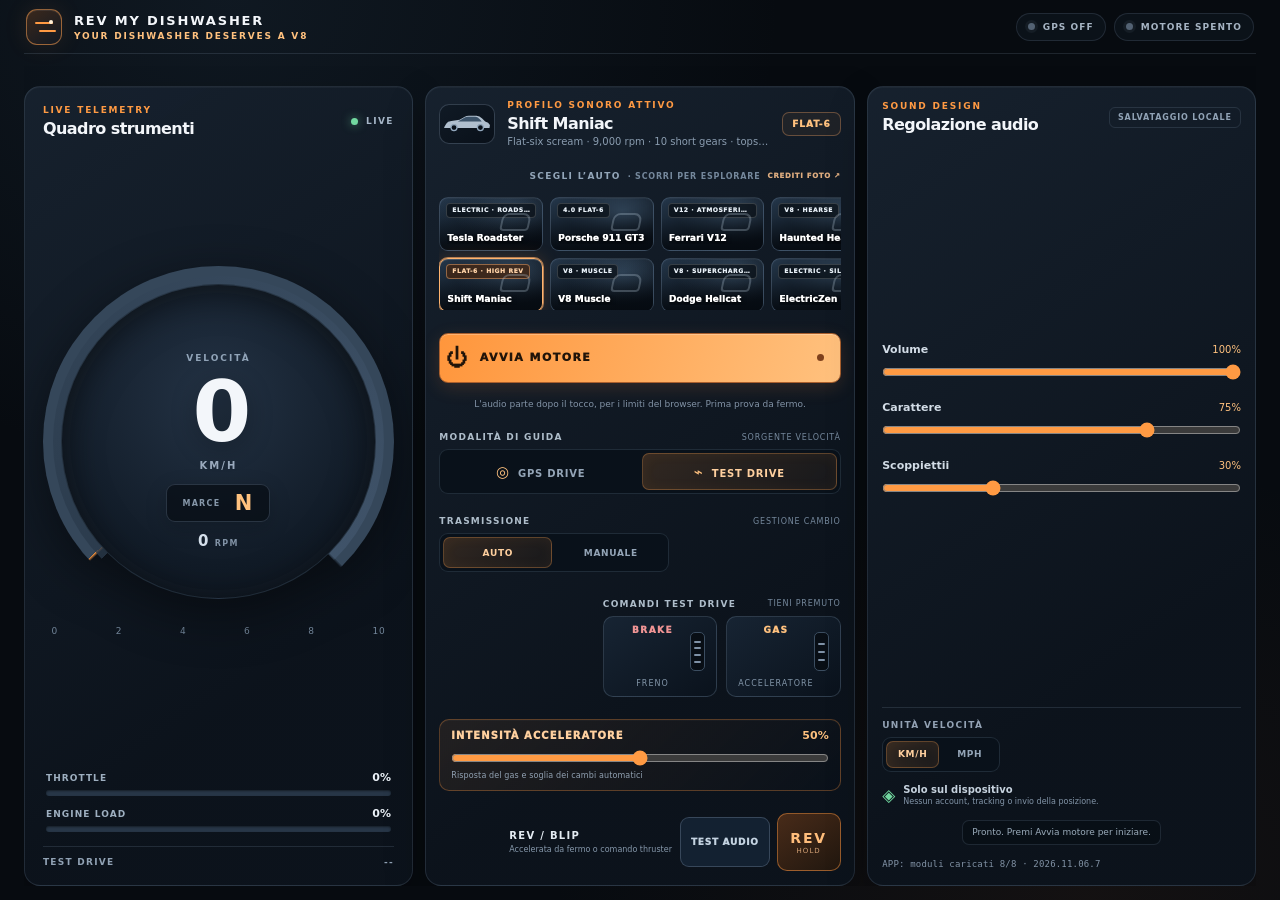
<file: index.html>
<!doctype html>
<html lang="it">
<head>
  <meta charset="utf-8">
  <meta name="viewport" content="width=device-width, initial-scale=1, viewport-fit=cover">
  <meta name="theme-color" content="#080b10">
  <meta name="color-scheme" content="dark">
  <meta name="description" content="Rev My Dishwasher — Your dishwasher deserves a V8.">
  <title>Rev My Dishwasher</title>
  <link rel="icon" href="icon.svg" type="image/svg+xml">
  <link rel="stylesheet" href="styles.css">
  <link rel="stylesheet" href="cockpit.css?v=20261105-visual-2">
</head>
<body>
  <div class="app-shell">
    <header class="topbar">
      <a class="brand" href="#top" aria-label="Rev My Dishwasher">
        <span class="brand-mark" aria-hidden="true"><i></i><b></b></span>
        <span class="brand-copy"><strong>REV MY DISHWASHER</strong><small>YOUR DISHWASHER DESERVES A V8</small></span>
      </a>
      <div class="top-status">
        <span class="status-chip" id="gpsStatus"><i></i><span>GPS OFF</span></span>
        <span class="status-chip" id="audioStatus"><i></i><span>MOTORE SPENTO</span></span>
      </div>
    </header>

    <main id="top" class="dashboard">
      <section class="panel instrument-panel">
        <div class="panel-head">
          <div><p class="eyebrow">LIVE TELEMETRY</p><h1>Quadro strumenti</h1></div>
          <span class="live-mark"><i></i> LIVE</span>
        </div>

        <div class="instrument-stage">
          <div class="rpm-dial" id="rpmDial" style="--rpm-progress:0deg">
            <div class="dial-inner">
              <span class="dial-caption">VELOCITÀ</span>
              <strong class="speed-value" id="speedValue">0</strong>
              <span class="speed-unit" id="speedUnit">km/h</span>
              <div class="gear-box"><small>MARCE</small><strong id="gearValue">N</strong></div>
            </div>
            <div class="rpm-readout"><strong id="rpmValue">0</strong><span>RPM</span></div>
          </div>
          <div class="dial-scale"><span>0</span><span>2</span><span>4</span><span>6</span><span>8</span><span>10</span></div>
        </div>

        <div class="telemetry-bars">
          <div class="meter-row"><div><span>THROTTLE</span><b id="throttleText">0%</b></div><div class="meter-track"><i id="throttleMeter"></i></div></div>
          <div class="meter-row"><div><span>ENGINE LOAD</span><b id="loadText">0%</b></div><div class="meter-track load"><i id="loadMeter"></i></div></div>
        </div>
        <div class="instrument-foot"><span id="driveState">IN ATTESA</span><span id="gpsAccuracy">--</span></div>
      </section>

      <section class="panel control-panel">
        <div class="car-head">
          <div class="car-glyph" aria-hidden="true"><svg viewBox="0 0 120 42"><path d="M7 29 12 20q3-5 12-6l19-3 12-7q4-2 9-2h18q7 0 13 6l7 7q8 2 11 8l-1 7H8z"/><path class="glass" d="m46 11 10-6q2-1 6-1h17q5 0 10 5l5 6H39z"/><circle cx="30" cy="29" r="7"/><circle cx="91" cy="29" r="7"/></svg></div>
          <div class="car-title"><p class="eyebrow">PROFILO SONORO ATTIVO</p><h2 id="carName">Shift Maniac</h2><p id="carTagline">Flat-six scream · 9,000 rpm</p></div>
          <span class="engine-badge" id="engineBadge">FLAT-6</span>
        </div>

        <div class="field-label car-picker-label" id="carPickerLabel">SCEGLI L’AUTO <span>· SCORRI PER ESPLORARE</span><a class="photo-credits-link" href="photo-credits.html">CREDITI FOTO ↗</a></div>
        <div id="carGallery" class="car-gallery" role="group" aria-labelledby="carPickerLabel" aria-label="Galleria dei profili auto"></div>
        <select id="carSelect" class="car-select" hidden aria-hidden="true" tabindex="-1"></select>

        <button class="start-button" id="startButton" type="button">
          <span class="power-symbol">⏻</span><span id="startLabel">AVVIA MOTORE</span><i class="start-led"></i>
        </button>
        <p class="start-note" id="startNote">L'audio parte dopo il tocco, per i limiti del browser. Prima prova da fermo.</p>

        <div class="section-block">
          <div class="section-heading"><span>MODALITÀ DI GUIDA</span><small>SORGENTE VELOCITÀ</small></div>
          <div class="segmented" role="group" aria-label="Modalità di guida">
            <button type="button" data-mode="gps" aria-pressed="false"><span>◎</span> GPS DRIVE</button>
            <button type="button" data-mode="test" class="active" aria-pressed="true"><span>⌁</span> TEST DRIVE</button>
          </div>
        </div>

        <div class="section-block gearbox-block">
          <div class="section-heading"><span>TRASMISSIONE</span><small>GESTIONE CAMBIO</small></div>
          <div class="gearbox-row">
            <div class="segmented compact" role="group" aria-label="Tipo cambio">
              <button id="autoButton" class="active" type="button" aria-pressed="true">AUTO</button>
              <button id="manualButton" type="button" aria-pressed="false">MANUALE</button>
            </div>
            <div class="manual-gears" id="manualGears" hidden>
              <button id="downGear" type="button" aria-label="Scala marcia">−</button>
              <strong id="manualGearLabel">1</strong>
              <button id="upGear" type="button" aria-label="Aumenta marcia">+</button>
            </div>
          </div>
        </div>

        <div class="pedal-block" id="testControls">
          <div class="section-heading"><span>COMANDI TEST DRIVE</span><small>TIENI PREMUTO</small></div>
          <div class="pedal-row">
            <button class="pedal brake" id="brakePedal" type="button"><span class="pedal-kicker">BRAKE</span><span class="pedal-face"><i></i><i></i><i></i><i></i></span><small>FRENO</small></button>
            <button class="pedal gas" id="gasPedal" type="button"><span class="pedal-kicker">GAS</span><span class="pedal-face"><i></i><i></i><i></i></span><small>ACCELERATORE</small></button>
          </div>
        </div>

        <div class="accelerator-intensity">
          <label class="intensity-control">
            <span><b>INTENSITÀ ACCELERATORE</b><output id="intensityValue">55%</output></span>
            <input id="intensitySlider" type="range" min="0" max="100" value="55">
            <small>Risposta del gas e soglia dei cambi automatici</small>
          </label>
        </div>

        <div class="rev-row">
          <div><b>REV / BLIP</b><small>Accelerata da fermo o comando thruster</small></div>
          <div class="rev-actions"><button class="test-audio" id="soundTestButton" type="button">TEST AUDIO</button><button class="rev-button" id="revButton" type="button"><b>REV</b><small>HOLD</small></button></div>
        </div>
      </section>

      <section class="panel tuning-panel">
        <div class="panel-head"><div><p class="eyebrow">SOUND DESIGN</p><h2>Regolazione audio</h2></div><span class="local-tag">SALVATAGGIO LOCALE</span></div>
        <div class="slider-list">
          <label class="slider-control"><span><b>Volume</b><output id="volumeValue">70%</output></span><input id="volumeSlider" type="range" min="0" max="100" value="70"></label>
          <label class="slider-control"><span><b>Carattere</b><output id="characterValue">65%</output></span><input id="characterSlider" type="range" min="0" max="100" value="65"></label>
          <label class="slider-control"><span><b>Scoppiettii</b><output id="crackleValue">25%</output></span><input id="crackleSlider" type="range" min="0" max="100" value="25"></label>
        </div>
        <div class="bottom-controls">
          <div><span class="field-label">UNITÀ VELOCITÀ</span><div class="segmented compact units"><button id="kmhButton" class="active" type="button">KM/H</button><button id="mphButton" type="button">MPH</button></div></div>
          <div class="privacy-note"><span class="privacy-icon">◈</span><span><b>Solo sul dispositivo</b><small>Nessun account, tracking o invio della posizione.</small></span></div>
        </div>
        <div class="notice" id="notice" role="status">Pronto. Premi Avvia motore per iniziare.</div>
        <p id="runtimeStatus" role="status" style="margin:8px 0 0;color:#8793a3;font:11px/1.4 ui-monospace,monospace;letter-spacing:.02em;overflow-wrap:anywhere">APP: caricamento moduli…</p>
      </section>

      <section class="footer-panel">
        <div><p class="eyebrow">REV MY DISHWASHER · PERSONAL BUILD</p><h2>Your dishwasher deserves a V8.</h2><p>Il suono viene generato in tempo reale nel browser. GPS, cambio e parametri audio restano sul dispositivo.</p></div>
        <div class="footer-flags"><span><i></i> Audio locale</span><span><i></i> Nessun paywall</span><span><i></i> Accesso privato</span></div>
      </section>
    </main>

    <footer class="page-footer"><span>REV MY DISHWASHER</span><span>Non coprire sirene, clacson, avvisi o altri suoni di sicurezza. Usa a volume moderato. · <a href="photo-credits.html">Crediti fotografie</a></span></footer>
  </div>

  <script>
    (function () {
      var boot = window.__RMD_BOOT = { version: '2026.11.06.7', loaded: [], errors: [], ready: false };
      function show(message) {
        var box = document.getElementById('notice');
        var status = document.getElementById('runtimeStatus');
        if (box) { box.className = 'notice error'; box.textContent = message; }
        if (status) status.textContent = 'APP: ERRORE · ' + message;
      }
      window.__RMD_SCRIPT_LOADED = function (name) {
        boot.loaded.push(name);
        var status = document.getElementById('runtimeStatus');
        if (status) status.textContent = 'APP: moduli caricati ' + boot.loaded.length + '/8 · ' + boot.version;
      };
      window.__RMD_SCRIPT_FAILED = function (name) {
        var message = 'Impossibile caricare ' + name + '.';
        boot.errors.push(message); show(message);
      };
      window.addEventListener('error', function (event) {
        var message = event && event.message ? event.message : 'Errore JavaScript non identificato';
        if (event && event.filename) message += ' (' + event.filename.split('/').pop() + ':' + (event.lineno || '?') + ')';
        boot.errors.push(message); show('Errore JavaScript: ' + message);
      });
      window.addEventListener('unhandledrejection', function (event) {
        var reason = event && event.reason;
        var message = reason && reason.message ? reason.message : String(reason || 'Promise rifiutata');
        boot.errors.push(message); show('Errore audio/app: ' + message);
      });
      setTimeout(function () {
        if (!boot.ready && !boot.errors.length) show('App non inizializzata. Moduli: ' + boot.loaded.join(', '));
      }, 2500);
    })();
  </script>
  <script src="js/engine-dsp.js?v=20261105-1" onload="__RMD_SCRIPT_LOADED('engine-dsp.js')" onerror="__RMD_SCRIPT_FAILED('engine-dsp.js')"></script>
  <script src="js/cars.js?v=20261105-1" onload="__RMD_SCRIPT_LOADED('cars.js')" onerror="__RMD_SCRIPT_FAILED('cars.js')"></script>
  <script src="js/audio.js?v=20261105-1" onload="__RMD_SCRIPT_LOADED('audio.js')" onerror="__RMD_SCRIPT_FAILED('audio.js')"></script>
  <script src="js/gps.js?v=20261105-1" onload="__RMD_SCRIPT_LOADED('gps.js')" onerror="__RMD_SCRIPT_FAILED('gps.js')"></script>
  <script src="js/vehicle.js?v=20261106-teslasound-original-1" onload="__RMD_SCRIPT_LOADED('vehicle.js')" onerror="__RMD_SCRIPT_FAILED('vehicle.js')"></script>
  <script src="js/vehicle-compat.js?v=20261106-1" onload="__RMD_SCRIPT_LOADED('vehicle-compat.js')" onerror="__RMD_SCRIPT_FAILED('vehicle-compat.js')"></script>
  <script src="js/car-photos.js?v=20261106-photo-gallery-1" onload="__RMD_SCRIPT_LOADED('car-photos.js')" onerror="__RMD_SCRIPT_FAILED('car-photos.js')"></script>
  <script src="js/main.js?v=20261106-car-gallery-1" onload="__RMD_SCRIPT_LOADED('main.js')" onerror="__RMD_SCRIPT_FAILED('main.js')"></script>
</body>
</html>
</file>
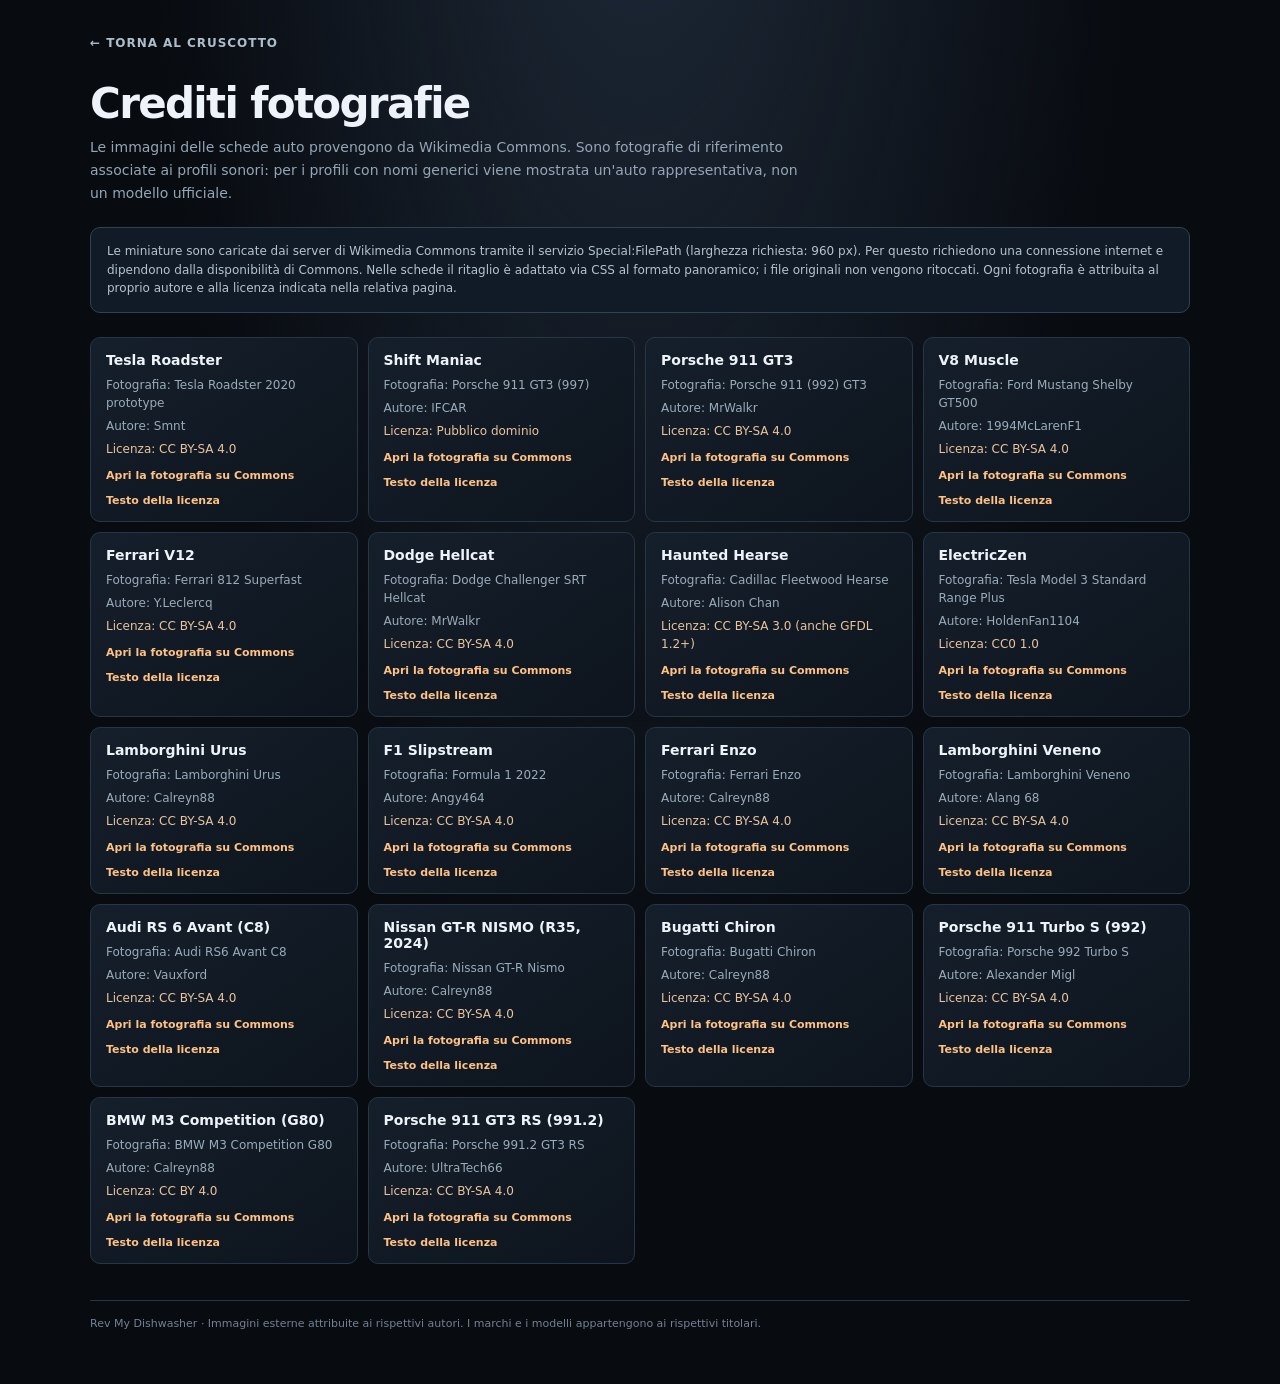
<file: photo-credits.html>
<!doctype html>
<html lang="it">
<head>
<meta charset="utf-8">
<meta name="viewport" content="width=device-width,initial-scale=1">
<meta name="theme-color" content="#080b10">
<title>Crediti fotografie — Rev My Dishwasher</title>
<style>
:root{color-scheme:dark;font-family:Inter,system-ui,-apple-system,BlinkMacSystemFont,"Segoe UI",sans-serif;background:#080b10;color:#edf3f8}
*{box-sizing:border-box}body{margin:0;background:radial-gradient(ellipse at 50% -20%,#1e2a39,transparent 55%),#080b10}
main{width:min(1100px,100% - 32px);margin:0 auto;padding:32px 0 54px}
a{color:#ffc184;text-decoration:none}a:hover{text-decoration:underline}
.back{display:inline-flex;align-items:center;gap:8px;color:#aebdcb;font-size:12px;font-weight:800;letter-spacing:.08em}
h1{margin:28px 0 8px;font-size:clamp(26px,4vw,42px);letter-spacing:-.04em}
.lead{max-width:720px;color:#94a5b6;font-size:14px;line-height:1.65}
.note{margin:22px 0;padding:14px 16px;border:1px solid #334252;border-radius:10px;background:#111b27;color:#b5c3d0;font-size:12px;line-height:1.55}
.grid{display:grid;grid-template-columns:repeat(auto-fit,minmax(250px,1fr));gap:10px;margin-top:24px}
article{padding:14px 15px;border:1px solid #263646;border-radius:10px;background:linear-gradient(145deg,#151f2b,#0d141d)}
h2{margin:0 0 8px;font-size:14px}
p{margin:5px 0;color:#9aabba;font-size:12px;line-height:1.5}
.source{display:flex;flex-wrap:wrap;gap:12px;margin-top:11px;font-size:11px;font-weight:800}
.license{color:#e8c49e}
footer{margin-top:36px;padding-top:16px;border-top:1px solid #263646;color:#718296;font-size:11px}
</style>
</head>
<body>
<main>
<a class="back" href="./">← TORNA AL CRUSCOTTO</a>
<h1>Crediti fotografie</h1>
<p class="lead">Le immagini delle schede auto provengono da Wikimedia Commons. Sono fotografie di riferimento associate ai profili sonori: per i profili con nomi generici viene mostrata un'auto rappresentativa, non un modello ufficiale.</p>
<div class="note">Le miniature sono caricate dai server di Wikimedia Commons tramite il servizio Special:FilePath (larghezza richiesta: 960 px). Per questo richiedono una connessione internet e dipendono dalla disponibilità di Commons. Nelle schede il ritaglio è adattato via CSS al formato panoramico; i file originali non vengono ritoccati. Ogni fotografia è attribuita al proprio autore e alla licenza indicata nella relativa pagina.</div>
<section id="credits" class="grid" aria-live="polite"></section>
<footer>Rev My Dishwasher · Immagini esterne attribuite ai rispettivi autori. I marchi e i modelli appartengono ai rispettivi titolari.</footer>
</main>
<script src="js/cars.js"></script>
<script src="js/car-photos.js"></script>
<script>
(function(){
  var host=document.getElementById('credits');
  var cars=window.MOTORSOUND_CARS||[];
  var photos=window.RMD_CAR_PHOTOS||{};
  cars.filter(function(c){return photos[c.id];}).forEach(function(c){
    var p=photos[c.id],card=document.createElement('article');
    var title=document.createElement('h2');title.textContent=c.name;card.appendChild(title);
    var caption=document.createElement('p');caption.textContent='Fotografia: '+p.caption;card.appendChild(caption);
    var author=document.createElement('p');author.textContent='Autore: '+p.author;card.appendChild(author);
    var license=document.createElement('p');license.className='license';license.textContent='Licenza: '+p.license;card.appendChild(license);
    var links=document.createElement('div');links.className='source';
    var src=document.createElement('a');src.href=p.source;src.target='_blank';src.rel='noopener noreferrer';src.textContent='Apri la fotografia su Commons';links.appendChild(src);
    var lic=document.createElement('a');lic.href=p.licenseUrl;lic.target='_blank';lic.rel='noopener noreferrer';lic.textContent='Testo della licenza';links.appendChild(lic);
    card.appendChild(links);host.appendChild(card);
  });
})();
</script>
</body>
</html>
</file>
<file: styles.css>
:root{color-scheme:dark;--bg:#080b10;--panel:#111720;--panel2:#0d131b;--line:#253140;--muted:#8391a2;--text:#f2f5f8;--amber:#ff9b3d;--amber2:#ffbd71;--green:#72d8a0;--red:#ff6262;font-family:Inter,ui-sans-serif,system-ui,-apple-system,BlinkMacSystemFont,"Segoe UI",sans-serif}*{box-sizing:border-box}html{min-height:100%;background:var(--bg)}body{margin:0;min-height:100vh;color:var(--text);background:radial-gradient(ellipse at 50% -18%,#1b2634 0,transparent 54%),var(--bg);font-size:15px}.app-shell{width:min(1440px,100%);margin:0 auto;padding:0 30px 22px}.topbar{height:80px;display:flex;align-items:center;justify-content:space-between;border-bottom:1px solid rgba(128,148,170,.18);gap:18px}.brand{display:flex;align-items:center;gap:12px;text-decoration:none;color:inherit}.brand-mark{position:relative;width:36px;height:36px;border:1px solid #a65f2c;border-radius:11px;display:block;background:linear-gradient(145deg,#352216,#10151c);box-shadow:0 0 24px #ff963b1c}.brand-mark:before,.brand-mark:after{content:"";position:absolute;left:8px;right:8px;height:2px;background:var(--amber);border-radius:3px}.brand-mark:before{top:12px}.brand-mark:after{top:20px;left:12px;right:5px}.brand-mark i{position:absolute;width:4px;height:4px;border-radius:50%;background:#fff0d7;right:8px;top:10px}.brand-mark b{display:none}.brand-copy{display:flex;flex-direction:column;gap:3px}.brand-copy strong{font-size:14px;letter-spacing:.12em}.brand-copy small{font-size:9px;letter-spacing:.22em;color:var(--amber2);font-weight:700}.top-status{display:flex;gap:8px}.status-chip{display:inline-flex;align-items:center;gap:8px;padding:8px 11px;border:1px solid var(--line);border-radius:6px;background:#0d131b;color:#9aa8b7;font-size:9px;font-weight:800;letter-spacing:.12em}.status-chip i,.live-mark i{width:7px;height:7px;border-radius:50%;background:#556272;box-shadow:0 0 0 3px #5562721b}.status-chip.ok i{background:var(--green);box-shadow:0 0 8px #72d8a0a3}.status-chip.active i{background:var(--amber);box-shadow:0 0 8px #ff9b3da3}.dashboard{display:grid;grid-template-columns:minmax(330px,.88fr) minmax(450px,1.12fr);gap:18px;padding-top:20px}.panel{border:1px solid var(--line);border-radius:12px;background:linear-gradient(155deg,#151e29,#0f151d 70%);box-shadow:0 14px 44px #00000024}.instrument-panel{padding:22px 24px 18px;grid-row:span 2;min-height:610px;display:flex;flex-direction:column}.panel-head{display:flex;align-items:center;justify-content:space-between;gap:12px}.eyebrow{margin:0 0 5px;color:var(--amber);font-size:9px;font-weight:800;letter-spacing:.2em}.panel h1,.panel h2{margin:0;font-size:20px;letter-spacing:-.025em}.live-mark{display:flex;align-items:center;gap:7px;color:#9daebe;font-size:9px;font-weight:800;letter-spacing:.15em}.live-mark i{background:var(--green);box-shadow:0 0 9px #72d8a0}.instrument-stage{flex:1;display:flex;flex-direction:column;align-items:center;justify-content:center;min-height:390px;padding:18px 0 10px}.rpm-dial{--rpm-progress:0deg;position:relative;width:min(100%,350px);aspect-ratio:1;border-radius:50%;display:grid;place-items:center;background:conic-gradient(from 225deg,transparent 0deg,transparent 2deg,var(--amber) 3deg,var(--amber) var(--rpm-progress),#354253 var(--rpm-progress),#354253 270deg,transparent 271deg,transparent 360deg);filter:drop-shadow(0 12px 22px #0008)}.rpm-dial:before{content:"";position:absolute;inset:10px;border-radius:50%;background:conic-gradient(from 225deg,#242f3d 0deg,#3a495c 270deg,transparent 271deg);opacity:.8}.rpm-dial:after{content:"";position:absolute;inset:18px;border:1px solid #71819721;border-radius:50%;background:radial-gradient(circle at 48% 40%,#202b38 0,#0c121a 67%);box-shadow:inset 0 5px 30px #0008}.dial-inner{position:relative;z-index:1;display:flex;flex-direction:column;align-items:center;justify-content:center;margin-top:-8px}.dial-caption{font-size:9px;font-weight:800;letter-spacing:.2em;color:#8493a4}.speed-value{font-size:clamp(68px,7vw,94px);font-weight:750;line-height:1;letter-spacing:-.07em;font-variant-numeric:tabular-nums;margin:8px 0 0}.speed-unit{font-size:11px;letter-spacing:.17em;text-transform:uppercase;color:#8f9dae;margin-top:4px}.gear-box{display:flex;align-items:center;gap:12px;margin-top:19px;padding:7px 14px;border:1px solid #405063;background:#0a1018;border-radius:7px}.gear-box small{font-size:8px;color:#8492a3;letter-spacing:.15em}.gear-box strong{font-size:21px;color:var(--amber2);min-width:20px;text-align:center}.rpm-readout{position:absolute;z-index:2;bottom:20%;display:flex;align-items:baseline;gap:5px}.rpm-readout strong{font-size:14px;font-variant-numeric:tabular-nums;color:#b4c1d0}.rpm-readout span{font-size:8px;letter-spacing:.14em;color:#778596}.dial-scale{width:100%;max-width:350px;display:flex;justify-content:space-between;padding:0 9px;color:#738396;font-size:9px;letter-spacing:.08em;margin-top:10px}.telemetry-bars{display:grid;gap:17px;padding:10px 3px 20px}.meter-row>div:first-child{display:flex;align-items:center;justify-content:space-between;margin-bottom:8px}.meter-row span{font-size:9px;color:#9aa7b7;font-weight:800;letter-spacing:.12em}.meter-row b{font-size:11px;font-variant-numeric:tabular-nums;color:#e3e9f0}.meter-track{height:6px;border-radius:20px;background:#263241;overflow:hidden}.meter-track i{display:block;width:0;height:100%;border-radius:20px;background:linear-gradient(90deg,#d76f27,#ffba70);transition:width .12s linear}.meter-track.load i{background:linear-gradient(90deg,#477b9f,#74c7e6)}.instrument-foot{display:flex;justify-content:space-between;padding-top:13px;border-top:1px solid #273241;color:#8a99aa;font-size:9px;font-weight:800;letter-spacing:.13em}.control-panel{padding:21px 23px 18px}.car-head{display:flex;align-items:center;gap:13px;margin-bottom:17px}.car-glyph{width:72px;height:51px;display:grid;place-items:center;border:1px solid #303d4d;border-radius:8px;background:#0a1018;flex:none}.car-glyph svg{width:65px;fill:#9ba9b8}.car-glyph .glass{fill:#34485b}.car-glyph circle{fill:#0a1018;stroke:#7b8b9d;stroke-width:3}.car-title{min-width:0;flex:1}.car-title h2{font-size:20px;white-space:nowrap;overflow:hidden;text-overflow:ellipsis}.car-title>p:last-child{margin:4px 0 0;color:#8392a3;font-size:11px;white-space:nowrap;overflow:hidden;text-overflow:ellipsis}.engine-badge{padding:6px 8px;border:1px solid #65472f;border-radius:5px;color:var(--amber2);font-size:9px;font-weight:900;letter-spacing:.1em}.field-label{display:block;margin:0 0 7px;color:#93a2b4;font-size:9px;font-weight:800;letter-spacing:.15em}.car-select{appearance:none;width:100%;height:42px;padding:0 38px 0 12px;border:1px solid #344355;border-radius:6px;color:#e7edf4;background:#0c131c url("data:image/svg+xml,%3Csvg xmlns='http://www.w3.org/2000/svg' width='12' height='12' viewBox='0 0 12 12'%3E%3Cpath d='m2 4 4 4 4-4' fill='none' stroke='%23aab6c5' stroke-width='1.4'/%3E%3C/svg%3E") no-repeat right 14px center;font:inherit;font-size:13px}.start-button{width:100%;height:52px;margin-top:13px;display:flex;align-items:center;justify-content:center;gap:11px;border:1px solid #a95f2d;border-radius:7px;color:#20140b;background:linear-gradient(100deg,#ff9a3d,#ffc17e);font-size:12px;font-weight:950;letter-spacing:.14em;box-shadow:0 5px 20px #f68f3b1f;cursor:pointer;transition:filter .15s,transform .15s}.start-button:hover{filter:brightness(1.07)}.start-button:active{transform:translateY(1px)}.start-button.running{border-color:#438a66;background:linear-gradient(100deg,#55b982,#a1e4b9);color:#071b10}.power-symbol{font-size:21px;line-height:1;font-weight:400}.start-led{width:7px;height:7px;background:#7e401c;border-radius:50%;margin-left:auto;margin-right:14px}.start-button.running .start-led{background:#0b4b29;box-shadow:0 0 8px #135d32}.start-note{min-height:22px;margin:7px 0 14px;color:#778799;font-size:10px;line-height:1.4}.section-block{padding:12px 0;border-top:1px solid #293442}.section-heading{display:flex;align-items:center;justify-content:space-between;gap:10px;margin-bottom:9px}.section-heading span{font-size:9px;font-weight:850;letter-spacing:.15em;color:#aab5c2}.section-heading small{font-size:8px;letter-spacing:.1em;color:#6e7d8e}.segmented{display:flex;gap:5px;padding:4px;background:#090f16;border:1px solid #283444;border-radius:7px}.segmented button{flex:1;min-height:35px;border:1px solid transparent;border-radius:5px;background:transparent;color:#8e9cac;font-size:10px;font-weight:850;letter-spacing:.08em;cursor:pointer}.segmented button span{font-size:15px;margin-right:5px;color:var(--amber2)}.segmented button.active{border-color:#5a412d;background:linear-gradient(130deg,#2b2119,#181c22);color:#ffc17e;box-shadow:inset 0 0 12px #ff9b3d0e}.gearbox-block{padding-bottom:10px}.gearbox-row{display:flex;align-items:center;gap:10px}.compact{max-width:230px;flex:1}.compact button{min-height:29px;font-size:9px}.manual-gears{display:flex;align-items:center;gap:7px}.manual-gears button{width:30px;height:30px;border-radius:5px;border:1px solid #364659;background:#121d29;color:#f5ad63;font-size:18px;cursor:pointer}.manual-gears strong{min-width:16px;text-align:center;color:#ecf1f6}.pedal-block{border-top:1px solid #293442;padding-top:12px}.pedal-row{display:grid;grid-template-columns:1fr 1fr;gap:12px}.pedal{height:78px;display:grid;grid-template-columns:1fr auto;grid-template-rows:auto 1fr auto;align-items:center;padding:8px 12px;border:1px solid #394758;border-radius:6px;background:linear-gradient(145deg,#141e29,#0a1018);color:#b2becc;touch-action:none;user-select:none;cursor:pointer}.pedal-kicker{font-size:8px;letter-spacing:.16em;font-weight:900}.pedal-face{grid-column:2;grid-row:1 / span 2;width:15px;height:41px;display:flex;justify-content:space-evenly;align-items:center;flex-direction:column;border-radius:4px;background:#0a0f15;border:1px solid #384656;padding:3px}.pedal-face i{width:7px;height:2px;border-radius:3px;background:#718196}.pedal small{grid-row:3;font-size:8px;color:#778899;letter-spacing:.13em}.pedal.gas .pedal-kicker{color:var(--amber2)}.pedal.gas.active{border-color:#d17c3b;box-shadow:inset 0 0 18px #ff9b3d1d}.pedal.brake .pedal-kicker{color:#ed8686}.pedal.brake.active{border-color:#b85c5c;box-shadow:inset 0 0 18px #ff62621a}.rev-row{display:flex;align-items:center;justify-content:space-between;gap:10px;padding-top:13px;margin-top:12px;border-top:1px solid #293442}.rev-row>div:first-child{display:flex;flex-direction:column;gap:4px}.rev-row b{font-size:10px;letter-spacing:.15em;color:#dce3eb}.rev-row small{font-size:9px;color:#7f8e9f}.rev-actions{display:flex;align-items:center;gap:8px}.test-audio{height:34px;padding:0 12px;border:1px solid #3f5265;border-radius:5px;background:#111c28;color:#b6c5d5;font-size:8px;font-weight:900;letter-spacing:.09em;cursor:pointer}.rev-button{width:60px;height:47px;border:1px solid #9a5a2c;border-radius:7px;background:linear-gradient(145deg,#432716,#20170f);color:#ffb66f;display:flex;flex-direction:column;align-items:center;justify-content:center;gap:1px;touch-action:none;cursor:pointer}.rev-button b{font-size:13px;letter-spacing:.13em;color:inherit}.rev-button small{font-size:7px;letter-spacing:.15em;color:#bb8c64}.rev-button.active{background:linear-gradient(145deg,#ff9b3d,#d16c27);color:#1d1209;box-shadow:0 0 18px #ff9b3d37}.tuning-panel{padding:21px 23px}.local-tag{font-size:8px;font-weight:800;letter-spacing:.12em;color:#8292a4;border:1px solid #344355;border-radius:4px;padding:6px 8px}.slider-list{display:grid;grid-template-columns:1fr 1fr;gap:19px 25px;margin-top:22px}.slider-control{display:block}.slider-control>span{display:flex;align-items:center;justify-content:space-between;margin-bottom:12px}.slider-control b{font-size:11px;color:#cbd4df}.slider-control output{font-size:10px;color:var(--amber2);font-variant-numeric:tabular-nums}.slider-control input{width:100%;accent-color:var(--amber);height:4px;cursor:pointer}.bottom-controls{display:flex;align-items:center;justify-content:space-between;gap:18px;margin-top:24px;padding-top:16px;border-top:1px solid #293442}.units{width:128px}.units button{min-height:26px}.privacy-note{display:flex;align-items:center;gap:9px}.privacy-icon{color:var(--green);font-size:19px}.privacy-note>span:last-child{display:flex;flex-direction:column;gap:3px}.privacy-note b{font-size:10px;color:#bfcbd7}.privacy-note small{font-size:9px;color:#768697}.notice{margin-top:17px;padding:10px 12px;background:#0b121a;border:1px solid #263443;border-radius:5px;color:#91a0b0;font-size:10px;line-height:1.4}.notice.warn{border-color:#78512d;color:#ffbd71}.notice.error{border-color:#703a3a;color:#ff9797}.footer-panel{grid-column:1/-1;display:flex;align-items:center;justify-content:space-between;gap:22px;padding:19px 22px;border:1px solid #293644;border-radius:10px;background:linear-gradient(110deg,#111923,#0c1219)}.footer-panel h2{font-size:17px;margin:0 0 5px}.footer-panel p:last-child{margin:0;color:#8292a4;font-size:10px}.footer-flags{display:flex;flex-wrap:wrap;gap:14px}.footer-flags span{display:flex;align-items:center;gap:6px;color:#aab6c3;font-size:9px;white-space:nowrap}.footer-flags i{width:6px;height:6px;background:var(--green);border-radius:50%}.page-footer{display:flex;justify-content:space-between;gap:18px;padding:16px 2px 0;color:#667688;font-size:9px;letter-spacing:.05em}.page-footer span:first-child{font-weight:900;letter-spacing:.13em}button:focus-visible,select:focus-visible,input:focus-visible{outline:2px solid var(--amber2);outline-offset:3px}[hidden]{display:none!important}
@media(max-width:950px){.app-shell{padding:0 17px 20px}.dashboard{grid-template-columns:minmax(280px,.9fr) minmax(370px,1.1fr);gap:12px}.instrument-panel{padding:19px 17px;min-height:580px}.control-panel,.tuning-panel{padding:18px}.rpm-dial{max-width:310px}.instrument-stage{min-height:360px}.slider-list{gap:17px 18px}}
@media(max-width:720px){.app-shell{padding:0 12px 18px}.topbar{height:66px}.brand-copy strong{font-size:12px}.brand-copy small{font-size:8px;letter-spacing:.14em}.top-status{gap:5px}.status-chip{padding:7px 8px;font-size:8px}.dashboard{grid-template-columns:1fr;padding-top:12px}.instrument-panel{grid-row:auto;min-height:0;padding:17px 19px}.instrument-stage{min-height:310px}.rpm-dial{max-width:290px}.control-panel,.tuning-panel{padding:17px}.footer-panel{grid-column:auto;display:block}.footer-flags{margin-top:14px}.page-footer{flex-direction:column;gap:7px}.slider-list{gap:18px 15px}}
@media(max-width:420px){.top-status .status-chip{gap:5px;padding:6px}.top-status .status-chip span{font-size:7px}.brand-mark{width:31px;height:31px}.brand-copy strong{font-size:10px}.brand-copy small{font-size:7px}.instrument-stage{min-height:285px}.rpm-dial{max-width:260px}.speed-value{font-size:72px}.slider-list{grid-template-columns:1fr}.bottom-controls{align-items:flex-start;flex-direction:column}.privacy-note{align-items:flex-start}.car-glyph{width:59px}.car-title h2{font-size:17px}.engine-badge{font-size:8px}.rev-row{align-items:flex-start;flex-direction:column}.rev-actions{width:100%;justify-content:flex-end}}
</file>
<file: cockpit.css>
/* Rev My Dishwasher — Tesla landscape cockpit */
:root{
  color-scheme:dark;
  --bg:#070b10;--panel:#111923;--line:rgba(151,174,198,.16);
  --line-strong:rgba(151,174,198,.27);--muted:#8796a8;--text:#f3f6fa;
  --amber:#ff9a43;--amber-soft:#ffc17e;--cyan:#75c8e8;--green:#72d8a0;
  font-family:Inter,ui-sans-serif,system-ui,-apple-system,BlinkMacSystemFont,"Segoe UI",sans-serif
}
*{box-sizing:border-box}
html,body{margin:0;width:100%;min-height:100%;background:var(--bg);color:var(--text)}
body{font-size:14px;background:radial-gradient(ellipse at 18% 0%,rgba(41,65,87,.25),transparent 37%),radial-gradient(ellipse at 85% 100%,rgba(132,70,32,.10),transparent 35%),var(--bg)}
button,select,input{font:inherit}button{cursor:pointer;-webkit-tap-highlight-color:transparent}
.app-shell{width:min(1920px,100%);height:100dvh;min-height:0;margin:0 auto;padding:0 24px 14px;display:flex;flex-direction:column;gap:12px;overflow:hidden}
.topbar{height:clamp(50px,6dvh,64px);flex:none;display:flex;align-items:center;justify-content:space-between;gap:18px;border-bottom:1px solid var(--line);padding:0 2px}
.brand{display:flex;align-items:center;gap:12px;text-decoration:none;color:inherit;min-width:0}
.brand-mark{position:relative;width:36px;height:36px;flex:none;border:1px solid rgba(255,161,82,.52);border-radius:11px;display:block;background:linear-gradient(145deg,#3b281c,#111923);box-shadow:0 0 24px rgba(255,150,62,.10),inset 0 1px 0 rgba(255,255,255,.08)}
.brand-mark:before,.brand-mark:after{content:"";position:absolute;left:8px;right:8px;height:2px;background:var(--amber);border-radius:3px}
.brand-mark:before{top:12px}.brand-mark:after{top:20px;left:12px;right:5px}
.brand-mark i{position:absolute;width:4px;height:4px;border-radius:50%;background:#fff0d7;right:8px;top:10px}.brand-mark b{display:none}
.brand-copy{display:flex;flex-direction:column;gap:3px;min-width:0}
.brand-copy strong{font-size:13px;letter-spacing:.14em;font-weight:900;white-space:nowrap}
.brand-copy small{font-size:9px;letter-spacing:.20em;color:var(--amber-soft);font-weight:750;white-space:nowrap}
.top-status{display:flex;gap:8px;align-items:center}
.status-chip{display:inline-flex;align-items:center;gap:8px;padding:8px 11px;border:1px solid var(--line);border-radius:999px;background:rgba(13,20,29,.82);color:#a6b4c3;font-size:9px;font-weight:850;letter-spacing:.12em;white-space:nowrap}
.status-chip i,.live-mark i{width:7px;height:7px;flex:none;border-radius:50%;background:#536273;box-shadow:0 0 0 3px rgba(83,98,115,.13)}
.status-chip.ok i{background:var(--green);box-shadow:0 0 10px rgba(114,216,160,.65)}
.status-chip.active i{background:var(--amber);box-shadow:0 0 10px rgba(255,154,67,.65)}
.dashboard{flex:1;min-height:0;height:calc(100dvh - clamp(50px,6dvh,64px) - 26px);display:grid;grid-template-columns:minmax(330px,.88fr) minmax(560px,1.22fr);grid-template-rows:minmax(0,1.2fr) minmax(0,.8fr);gap:12px;overflow:hidden}
.panel{position:relative;min-width:0;min-height:0;border:1px solid var(--line);border-radius:16px;background:linear-gradient(145deg,rgba(23,34,47,.97),rgba(12,19,28,.98) 72%);box-shadow:0 16px 42px rgba(0,0,0,.22),inset 0 1px 0 rgba(255,255,255,.035);overflow:hidden}
.instrument-panel{grid-column:1;grid-row:1 / span 2;padding:clamp(14px,1.4vw,23px);display:flex;flex-direction:column}
.panel-head{display:flex;align-items:center;justify-content:space-between;gap:12px;min-width:0}
.eyebrow{margin:0 0 4px;color:var(--amber);font-size:9px;font-weight:900;letter-spacing:.20em;text-transform:uppercase}
.panel h1,.panel h2{margin:0;font-size:clamp(16px,1.25vw,21px);letter-spacing:-.035em;font-weight:760}
.live-mark{display:flex;align-items:center;gap:8px;color:#a6b6c7;font-size:9px;font-weight:900;letter-spacing:.16em;white-space:nowrap}
.live-mark i{background:var(--green);box-shadow:0 0 10px rgba(114,216,160,.6)}
.instrument-stage{flex:1;min-height:0;display:flex;flex-direction:column;align-items:center;justify-content:center;padding:8px 0}
.rpm-dial{--rpm-progress:0deg;position:relative;width:min(100%,430px,47dvh);aspect-ratio:1;flex:none;border-radius:50%;display:grid;place-items:center;background:conic-gradient(from 225deg,transparent 0deg,transparent 2deg,var(--amber) 3deg,var(--amber) var(--rpm-progress),#35475a var(--rpm-progress),#35475a 270deg,transparent 271deg,transparent 360deg);filter:drop-shadow(0 14px 26px rgba(0,0,0,.44))}
.rpm-dial:before{content:"";position:absolute;inset:10px;border-radius:50%;background:conic-gradient(from 225deg,#29394a 0deg,#42566d 270deg,transparent 271deg);opacity:.8}
.rpm-dial:after{content:"";position:absolute;inset:18px;border:1px solid rgba(155,183,209,.13);border-radius:50%;background:radial-gradient(circle at 48% 35%,#233244 0,#111b27 66%,#0a111a 100%);box-shadow:inset 0 6px 36px rgba(0,0,0,.55),inset 0 0 0 8px rgba(255,255,255,.012)}
.dial-inner{position:relative;z-index:1;display:flex;flex-direction:column;align-items:center;justify-content:center;margin-top:-8px}
.dial-caption{font-size:9px;font-weight:900;letter-spacing:.22em;color:#91a4b8}
.speed-value{font-size:clamp(72px,6.6vw,112px);font-weight:780;line-height:.96;letter-spacing:-.08em;font-variant-numeric:tabular-nums;margin:9px 0 0;text-shadow:0 5px 26px rgba(0,0,0,.3)}
.speed-unit{font-size:10px;letter-spacing:.20em;text-transform:uppercase;color:#9aaabd;margin-top:7px;font-weight:750}
.gear-box{display:flex;align-items:center;gap:12px;margin-top:clamp(10px,1.5vh,18px);padding:6px 15px;border:1px solid rgba(137,164,191,.24);background:rgba(7,13,20,.72);border-radius:9px;box-shadow:0 6px 22px rgba(0,0,0,.16)}
.gear-box small{font-size:8px;color:#8798aa;letter-spacing:.16em;font-weight:800}
.gear-box strong{font-size:21px;color:var(--amber-soft);min-width:22px;text-align:center;font-variant-numeric:tabular-nums}
.rpm-readout{position:absolute;z-index:2;bottom:19%;display:flex;align-items:baseline;gap:6px}
.rpm-readout strong{font-size:15px;font-variant-numeric:tabular-nums;color:#d5e0eb;letter-spacing:.02em}
.rpm-readout span{font-size:8px;letter-spacing:.17em;color:#8192a5;font-weight:800}
.dial-scale{width:min(100%,430px);display:flex;justify-content:space-between;padding:0 8px;color:#73869a;font-size:9px;letter-spacing:.08em;margin-top:9px}
.telemetry-bars{display:grid;gap:11px;padding:7px 3px 14px}
.meter-row>div:first-child{display:flex;align-items:center;justify-content:space-between;margin-bottom:6px}
.meter-row span{font-size:9px;color:#9eafc0;font-weight:850;letter-spacing:.12em}
.meter-row b{font-size:11px;font-variant-numeric:tabular-nums;color:#ecf2f8}
.meter-track{height:6px;border-radius:20px;background:#273647;overflow:hidden;box-shadow:inset 0 1px 2px rgba(0,0,0,.45)}
.meter-track i{display:block;width:0;height:100%;border-radius:20px;background:linear-gradient(90deg,#d87930,#ffba70);transition:width .12s linear;box-shadow:0 0 12px rgba(255,154,67,.3)}
.meter-track.load i{background:linear-gradient(90deg,#427f9f,#80d2ec);box-shadow:0 0 12px rgba(117,200,232,.25)}
.instrument-foot{display:flex;justify-content:space-between;gap:12px;padding-top:10px;border-top:1px solid var(--line);color:#91a2b4;font-size:9px;font-weight:850;letter-spacing:.14em}

/* Control panel: controls are laid out as two compact rows, not a long column. */
.control-panel{grid-column:2;grid-row:1;padding:clamp(12px,1.15vw,18px);display:grid;grid-template-columns:repeat(4,minmax(0,1fr));grid-template-rows:auto auto auto auto auto minmax(68px,1fr);gap:7px 12px;align-content:stretch}
.car-head{grid-area:1/1/2/5;display:flex;align-items:center;gap:12px;min-height:40px;margin:0}
.car-glyph{width:56px;height:40px;display:grid;place-items:center;border:1px solid var(--line-strong);border-radius:10px;background:linear-gradient(145deg,#101a25,#091019);flex:none}
.car-glyph svg{width:52px;fill:#b0bfce}.car-glyph .glass{fill:#3c5369}.car-glyph circle{fill:#0a111a;stroke:#92a7bc;stroke-width:3}
.car-title{min-width:0;flex:1}.car-title h2{font-size:clamp(16px,1.15vw,20px);white-space:nowrap;overflow:hidden;text-overflow:ellipsis}
.car-title>p:last-child{margin:3px 0 0;color:#8a9caf;font-size:10px;white-space:nowrap;overflow:hidden;text-overflow:ellipsis}
.engine-badge{padding:6px 9px;border:1px solid rgba(255,170,103,.32);border-radius:7px;color:var(--amber-soft);background:rgba(255,154,67,.06);font-size:9px;font-weight:950;letter-spacing:.1em;white-space:nowrap}
.control-panel>.field-label{grid-area:2/1/3/3;align-self:end;margin:0;color:#93a6b9;font-size:9px;font-weight:900;letter-spacing:.15em}
.car-select{grid-area:3/1/4/3;appearance:none;width:100%;height:44px;min-width:0;padding:0 38px 0 12px;border:1px solid var(--line-strong);border-radius:9px;color:#edf3f8;background:#0b141e url("data:image/svg+xml,%3Csvg xmlns='http://www.w3.org/2000/svg' width='12' height='12' viewBox='0 0 12 12'%3E%3Cpath d='m2 4 4 4 4-4' fill='none' stroke='%23aab6c5' stroke-width='1.4'/%3E%3C/svg%3E") no-repeat right 14px center;font-size:13px}
.start-button{grid-area:2/3/4/5;width:100%;height:100%;min-height:0;margin:0;display:flex;align-items:center;justify-content:center;gap:10px;border:1px solid #a95f2d;border-radius:9px;color:#211409;background:linear-gradient(105deg,#ff963c,#ffc17e);font-size:11px;font-weight:950;letter-spacing:.13em;box-shadow:0 5px 18px rgba(246,143,59,.15),inset 0 1px 0 rgba(255,255,255,.25);transition:filter .15s,transform .15s}
.start-button:hover{filter:brightness(1.06)}.start-button:active{transform:translateY(1px)}.start-button.running{border-color:#438a66;background:linear-gradient(105deg,#55b982,#a1e4b9);color:#071b10}
.power-symbol{font-size:22px;line-height:1;font-weight:400}.start-led{width:7px;height:7px;background:#7e401c;border-radius:50%;margin-left:auto;margin-right:10px}.start-button.running .start-led{background:#0b4b29;box-shadow:0 0 8px #135d32}
.start-note{grid-area:4/1/5/5;align-self:center;margin:0;min-height:0;color:#8293a6;font-size:9px;line-height:1.2;white-space:nowrap;overflow:hidden;text-overflow:ellipsis}
.control-panel>.section-block:not(.gearbox-block){grid-area:5/1/6/3;padding:0;border:0;min-width:0}
.control-panel>.gearbox-block{grid-area:5/3/6/5;padding:0;border:0;min-width:0}
.section-heading{display:flex;align-items:center;justify-content:space-between;gap:8px;margin-bottom:7px}
.section-heading span{font-size:9px;font-weight:900;letter-spacing:.14em;color:#aebdca;white-space:nowrap}
.section-heading small{font-size:8px;letter-spacing:.1em;color:#75889c;white-space:nowrap}
.segmented{display:flex;gap:4px;padding:3px;background:#09111a;border:1px solid rgba(143,169,195,.17);border-radius:9px;min-width:0}
.segmented button{flex:1;min-width:0;min-height:37px;padding:0 8px;border:1px solid transparent;border-radius:7px;background:transparent;color:#94a5b7;font-size:10px;font-weight:900;letter-spacing:.075em;white-space:nowrap}
.segmented button span{font-size:15px;margin-right:4px;color:var(--amber-soft)}
.segmented button.active{border-color:rgba(255,161,82,.3);background:linear-gradient(135deg,rgba(255,154,67,.17),rgba(255,154,67,.06));color:#ffd09f;box-shadow:inset 0 0 14px rgba(255,154,67,.06)}
.gearbox-row{display:flex;align-items:center;gap:9px}.compact{max-width:230px;flex:1}.compact button{min-height:31px;font-size:9px}
.manual-gears{display:flex;align-items:center;gap:7px}.manual-gears button{width:34px;height:34px;border-radius:7px;border:1px solid var(--line-strong);background:#142233;color:var(--amber-soft);font-size:18px}.manual-gears strong{min-width:16px;text-align:center;color:#edf2f8}
.control-panel>.pedal-block{grid-area:6/1/7/3;align-self:end;min-width:0;border:0;padding:0}
.pedal-row{display:grid;grid-template-columns:1fr 1fr;gap:9px}
.pedal{height:clamp(65px,8.6vh,82px);display:grid;grid-template-columns:1fr auto;grid-template-rows:auto 1fr auto;align-items:center;padding:8px 11px;border:1px solid rgba(143,169,195,.23);border-radius:10px;background:linear-gradient(145deg,#172433,#0a121c);color:#bac7d4;touch-action:none;user-select:none;-webkit-user-select:none}
.pedal-kicker{font-size:9px;letter-spacing:.16em;font-weight:950}.pedal-face{grid-column:2;grid-row:1 / span 2;width:15px;height:39px;display:flex;justify-content:space-evenly;align-items:center;flex-direction:column;border-radius:5px;background:#080e15;border:1px solid #3b4d60;padding:3px}
.pedal-face i{width:7px;height:2px;border-radius:3px;background:#7e91a6}.pedal small{grid-row:3;font-size:8px;color:#8295a8;letter-spacing:.13em}
.pedal.gas .pedal-kicker{color:var(--amber-soft)}.pedal.gas.active{border-color:#d17c3b;box-shadow:inset 0 0 18px rgba(255,154,67,.12)}.pedal.brake .pedal-kicker{color:#f09494}.pedal.brake.active{border-color:#b85c5c;box-shadow:inset 0 0 18px rgba(255,98,98,.12)}
.control-panel>.rev-row{grid-area:6/3/7/5;align-self:end;min-width:0;display:flex;flex-direction:row;align-items:center;justify-content:space-between;gap:8px;padding:0;margin:0;border:0}
.rev-row>div:first-child{display:flex;flex-direction:column;gap:4px;min-width:0}.rev-row b{font-size:10px;letter-spacing:.13em;color:#e4ebf2}.rev-row small{font-size:8px;color:#8698ab;white-space:nowrap}
.rev-actions{display:flex;align-items:center;gap:7px;flex:none}
.test-audio{height:50px;min-width:86px;padding:0 10px;border:1px solid var(--line-strong);border-radius:9px;background:#132131;color:#c4d3e1;font-size:9px;font-weight:950;letter-spacing:.08em}
.rev-button{width:64px;height:58px;flex:none;border:1px solid rgba(255,154,67,.48);border-radius:10px;background:linear-gradient(145deg,#482b19,#21170f);color:#ffbd7b;display:flex;flex-direction:column;align-items:center;justify-content:center;gap:1px;touch-action:none}
.rev-button b{font-size:14px;letter-spacing:.13em;color:inherit}.rev-button small{font-size:7px;letter-spacing:.15em;color:#d5a276}.rev-button.active{background:linear-gradient(145deg,#ff9b3d,#d16c27);color:#1d1209;box-shadow:0 0 18px rgba(255,155,61,.24)}
.tuning-panel{grid-column:2;grid-row:2;padding:clamp(11px,1vw,16px) clamp(14px,1.3vw,20px);display:grid;grid-template-columns:minmax(0,1fr) minmax(180px,.75fr);grid-template-rows:auto minmax(0,1fr) auto 20px;gap:clamp(5px,.7vh,8px) 12px;align-content:stretch}
.tuning-head{grid-area:1/1/2/3;min-width:0}.slider-list{grid-area:2/1/3/3}.bottom-controls{grid-area:3/1/4/3}.tuning-panel .notice{grid-area:4/1/5/2;flex:initial;align-self:center}.tuning-panel #runtimeStatus{grid-area:4/2/5/3;max-width:100%;justify-self:end;align-self:center}.local-tag{font-size:8px;font-weight:850;letter-spacing:.11em;color:#91a3b6;border:1px solid var(--line);border-radius:6px;padding:5px 8px;white-space:nowrap}
.slider-list{flex:1;min-height:0;display:grid;grid-template-columns:repeat(4,minmax(0,1fr));align-items:center;gap:clamp(10px,1.2vw,18px);margin:0}
.slider-control{display:block;min-width:0}.slider-control>span{display:flex;align-items:center;justify-content:space-between;gap:7px;margin-bottom:6px}
.slider-control b{font-size:11px;color:#d2dce6;white-space:nowrap}.slider-control output{font-size:10px;color:var(--amber-soft);font-variant-numeric:tabular-nums}
.slider-control input{display:block;width:100%;margin:0;accent-color:var(--amber);height:20px;cursor:pointer;touch-action:pan-y}
.bottom-controls{display:flex;align-items:center;justify-content:space-between;gap:16px;margin:0;padding-top:7px;border-top:1px solid var(--line)}
.unit-control{display:flex;align-items:center;gap:9px}.unit-control .field-label{margin:0}.units{width:118px}.units button{min-height:27px;padding:0 6px}
.privacy-note{display:flex;align-items:center;gap:8px;min-width:0}.privacy-icon{color:var(--green);font-size:17px}.privacy-note>span:last-child{display:flex;flex-direction:column;gap:2px}
.privacy-note b{font-size:10px;color:#c6d2de}.privacy-note small{font-size:8px;color:#8294a7;white-space:nowrap}
.notice{flex:1;min-width:0;margin:0!important;padding:6px 9px;background:rgba(7,14,22,.72);border:1px solid var(--line);border-radius:7px;color:#9aabba;font-size:9px!important;line-height:1.25;overflow:hidden;text-overflow:ellipsis;white-space:nowrap}
.notice.warn{border-color:rgba(255,189,113,.35);color:#ffbd71}.notice.error{border-color:rgba(255,98,98,.4);color:#ff9797}
#runtimeStatus{flex:none;max-width:47%;margin:0!important;color:#8293a6!important;font:9px/1.3 ui-monospace,SFMono-Regular,Menlo,monospace!important;letter-spacing:.01em;overflow:hidden;text-overflow:ellipsis;white-space:nowrap}
.tuning-panel #runtimeStatus{align-self:center}
.tuning-panel{position:relative}.tuning-panel .notice{display:inline-block}
.tuning-panel .notice + #runtimeStatus{display:block}
.footer-panel,.page-footer{display:none!important}
button:focus-visible,select:focus-visible,input:focus-visible{outline:2px solid var(--amber-soft);outline-offset:3px}
[hidden]{display:none!important}

/* Compact sizing for shorter landscape windows while preserving tap targets. */
@media (min-width:900px) and (orientation:landscape) and (max-height:760px){
  .app-shell{padding:0 15px 12px;gap:8px}
  .topbar{height:46px}
  .dashboard{height:calc(100dvh - 66px);grid-template-rows:minmax(0,1.12fr) minmax(0,.88fr);gap:9px}
  .instrument-panel{padding:11px}.rpm-dial{width:min(100%,360px,42dvh)}.instrument-stage{padding:3px 0}.telemetry-bars{gap:8px;padding:5px 2px 9px}
  .control-panel{padding:10px;gap:5px;grid-template-rows:36px 9px 38px 10px 49px minmax(58px,1fr)}
  .car-head{min-height:36px}.car-glyph{width:49px;height:35px}.car-glyph svg{width:45px}.car-title h2{font-size:15px}
  .car-select{height:38px}.start-note{font-size:8px}.section-heading{margin-bottom:4px}.section-heading span{font-size:8px}.section-heading small{font-size:7px}
  .segmented button{min-height:32px;font-size:8px;padding:0 4px}.compact button{min-height:28px}.pedal{height:58px}.control-panel>.rev-row{gap:5px}
  .rev-row>div:first-child{gap:2px}.rev-row b{font-size:9px}.rev-row small{font-size:7px}.rev-actions{gap:5px}
  .test-audio{min-width:76px;height:44px;font-size:8px;padding:0 6px}.rev-button{width:54px;height:48px}
  .tuning-panel{padding:8px 11px;gap:4px}.panel h2{font-size:15px}.slider-list{gap:8px}.slider-control>span{margin-bottom:2px}.slider-control b{font-size:9px}.slider-control input{height:16px}
  .bottom-controls{padding-top:4px}.feedback-row{min-height:17px!important}.notice{padding:4px 7px;font-size:8px!important}#runtimeStatus{font-size:8px!important}
}
@media (min-width:900px) and (orientation:landscape) and (max-width:1180px){
  .app-shell{padding-left:12px;padding-right:12px}
  .dashboard{grid-template-columns:minmax(280px,.78fr) minmax(500px,1.22fr)}
  .rpm-dial{width:min(100%,390px,45dvh)}.control-panel{padding:11px;gap:6px}
  .car-glyph{display:none}.profile-row{grid-template-columns:1fr}
  .test-audio{min-width:72px}.rev-row>div:first-child{display:none}
  .slider-control b{font-size:10px}.privacy-note small{font-size:7px}
}
/* Portrait and narrow layouts remain scrollable instead of cutting off controls. */
@media (max-width:899px),(orientation:portrait){
  html,body{height:auto;overflow:auto}.app-shell{height:auto;min-height:100dvh;padding:0 14px 18px;gap:10px;overflow:visible}
  .topbar{height:62px}.dashboard{height:auto;max-height:none;flex:none;display:grid;grid-template-columns:1fr;grid-template-rows:auto;gap:12px;overflow:visible}
  .instrument-panel,.control-panel,.tuning-panel{grid-column:1;grid-row:auto;overflow:visible}
  .instrument-panel{min-height:450px;padding:16px}.rpm-dial{width:min(80vw,340px)}.instrument-stage{min-height:310px}
  .control-panel{display:flex;flex-direction:column;gap:11px;padding:16px}
  .control-panel>.field-label,.car-select,.start-button,.start-note,.control-panel>.section-block:not(.gearbox-block),.control-panel>.gearbox-block,.control-panel>.pedal-block,.control-panel>.rev-row{grid-area:auto}
  .control-panel>.field-label{margin-bottom:-7px}.car-select{height:44px}.start-button{height:48px;margin-top:-5px}.start-note{white-space:normal}
  .drive-settings{display:grid;grid-template-columns:1.08fr .92fr;gap:12px}
  .control-panel>.rev-row{display:flex;flex-direction:row;justify-content:space-between}
  .tuning-panel{display:flex;flex-direction:column;padding:16px;gap:12px}.tuning-panel .notice,.tuning-panel #runtimeStatus{grid-area:auto;max-width:100%;align-self:stretch}.slider-list{grid-template-columns:repeat(2,minmax(0,1fr));gap:15px}
  .feedback-row{display:flex;align-items:center;gap:10px}.footer-panel,.page-footer{display:none!important}
}
@media (max-width:560px){
  .app-shell{padding:0 10px 14px}.brand-mark{width:31px;height:31px}.brand-copy strong{font-size:10px}.brand-copy small{font-size:7px;letter-spacing:.12em}
  .top-status{gap:4px}.status-chip{padding:6px 7px;font-size:7px;gap:5px}
  .panel h1,.panel h2{font-size:17px}.instrument-panel{min-height:405px}.instrument-stage{min-height:275px}.rpm-dial{width:min(76vw,285px)}.speed-value{font-size:74px}
  .drive-settings{grid-template-columns:1fr;gap:10px}.pedal{height:74px}.control-panel>.rev-row{display:grid;grid-template-columns:1fr auto;align-items:center}
  .rev-actions{gap:6px}.rev-button{height:53px;width:62px}.test-audio{height:48px}
  .slider-list{gap:13px 11px}.bottom-controls{align-items:flex-start;flex-direction:column}.privacy-note small{white-space:normal}
  #runtimeStatus{display:none}.feedback-row{display:block}.notice{white-space:normal}.local-tag{font-size:7px;padding:4px 6px}
}

/* Final three-column cockpit: gauges, driving controls, sound setup. */
@media (min-width:900px) and (orientation:landscape){
  .dashboard{grid-template-columns:minmax(250px,.94fr) minmax(280px,1.04fr) minmax(260px,.94fr);grid-template-rows:minmax(0,1fr);height:calc(100dvh - clamp(50px,6dvh,64px) - 26px)}
  .instrument-panel{grid-column:1;grid-row:1}
  .control-panel{grid-column:2;grid-row:1;display:flex;flex-direction:column;justify-content:space-between;gap:clamp(8px,1.35vh,15px);padding:clamp(12px,1.05vw,17px)}
  .control-panel>*{grid-area:auto!important;min-width:0}
  .control-panel>.field-label{margin:0 0 -11px}
  .control-panel>.car-select{height:46px;width:100%}
  .control-panel>.start-button{height:50px;min-height:50px;width:100%;margin:0}
  .control-panel>.start-note{margin:-6px 0 0;min-height:0;white-space:normal}
  .control-panel>.section-block,.control-panel>.gearbox-block{padding:0;border:0}
  .control-panel>.pedal-block{margin-top:4px;padding:0;border:0}
  .control-panel>.rev-row{display:flex;flex-direction:row;align-items:center;justify-content:space-between;gap:8px;padding:0;margin:0;border:0}
  .pedal{height:clamp(72px,9vh,90px)}
  .rev-button{height:58px;width:64px}.test-audio{height:50px}
  .tuning-panel{grid-column:3;grid-row:1;display:flex;flex-direction:column;justify-content:space-between;gap:14px;padding:clamp(13px,1.1vw,18px)}
  .tuning-head{flex:none}
  .slider-list{display:grid;grid-template-columns:1fr;grid-auto-rows:min-content;align-content:center;gap:clamp(12px,2vh,19px);flex:1;min-height:0}
  .slider-control>span{margin-bottom:5px}.slider-control b{font-size:11px}.slider-control input{height:22px}
  .bottom-controls{align-items:flex-start;flex-direction:column;gap:12px;padding-top:12px}
  .privacy-note small{white-space:normal}
  .tuning-panel .notice{flex:0 1 auto;max-width:100%}
  .tuning-panel #runtimeStatus{align-self:flex-start;max-width:100%}
}
@media (min-width:900px) and (orientation:landscape) and (max-height:760px){
  .app-shell{gap:8px;padding-bottom:12px}
  .topbar{height:46px}
  .dashboard{height:calc(100dvh - 66px);grid-template-rows:minmax(0,1fr);gap:9px}
  .instrument-panel{padding:11px}.rpm-dial{width:min(100%,360px,42dvh)}
  .control-panel{padding:10px;gap:7px}.car-head{min-height:35px}.car-glyph{width:46px;height:34px}.car-glyph svg{width:42px}
  .control-panel>.field-label{font-size:8px}.control-panel>.car-select{height:38px}.control-panel>.start-button{height:42px;min-height:42px;font-size:9px}
  .control-panel>.start-note{font-size:8px}.section-heading{margin-bottom:4px}.section-heading span{font-size:8px}
  .segmented button{min-height:31px;font-size:8px;padding:0 4px}.compact button{min-height:28px}
  .pedal{height:60px;padding:6px 8px}.pedal-kicker{font-size:8px}.pedal small{font-size:7px}
  .control-panel>.rev-row{gap:5px}.rev-row>div:first-child{gap:2px}.rev-row b{font-size:9px}.rev-row small{font-size:7px}
  .rev-actions{gap:5px}.test-audio{height:42px;min-width:72px;font-size:8px;padding:0 6px}.rev-button{width:52px;height:46px}
  .tuning-panel{padding:9px 11px;gap:7px}.panel h2{font-size:15px}.slider-list{gap:8px}
  .slider-control b{font-size:10px}.slider-control input{height:16px}
  .bottom-controls{gap:7px;padding-top:7px}.privacy-note small{font-size:7px}
  .notice{padding:4px 7px;font-size:8px!important}#runtimeStatus{font-size:8px!important}
}
@media (min-width:900px) and (orientation:landscape) and (max-width:1180px){
  .app-shell{padding-left:12px;padding-right:12px}
  .dashboard{grid-template-columns:minmax(230px,.9fr) minmax(270px,1.05fr) minmax(245px,.95fr)}
  .control-panel{padding:10px;gap:7px}
  .car-glyph{display:none}.control-panel>.start-button{font-size:9px;gap:5px}.power-symbol{font-size:17px}
  .rev-row>div:first-child{display:none}.test-audio{min-width:68px;padding:0 5px}.rev-button{width:50px}
  .slider-control b{font-size:10px}.privacy-note small{font-size:7px}
}


/* Dedicated accelerator intensity control, placed next to the virtual pedals. */
.accelerator-intensity{
  flex:none;width:100%;padding:9px 11px;border:1px solid rgba(255,154,67,.30);
  border-radius:10px;background:linear-gradient(135deg,rgba(255,154,67,.085),rgba(10,17,26,.72));
  box-shadow:inset 0 1px 0 rgba(255,255,255,.025)
}
.intensity-control{display:block;width:100%;min-width:0}
.intensity-control>span{display:flex;align-items:center;justify-content:space-between;gap:8px;margin-bottom:5px}
.intensity-control b{font-size:10px;color:#ffd09f;font-weight:950;letter-spacing:.105em}
.intensity-control output{font-size:11px;color:var(--amber-soft);font-weight:850;font-variant-numeric:tabular-nums}
.intensity-control input{display:block;width:100%;height:22px;margin:0;accent-color:var(--amber);cursor:pointer;touch-action:pan-y}
.intensity-control small{display:block;margin-top:2px;color:#91a1b2;font-size:8px;line-height:1.25;letter-spacing:.015em}
@media (min-width:900px) and (orientation:landscape) and (max-height:760px){
  .accelerator-intensity{padding:6px 9px}
  .intensity-control>span{margin-bottom:1px}
  .intensity-control b{font-size:8px}
  .intensity-control input{height:18px}
  .intensity-control small{font-size:7px}
}
@media (max-width:560px){
  .accelerator-intensity{padding:9px 10px}
  .intensity-control b{font-size:9px}
}


/* Photo garage — compact, two-row horizontal rail inspired by the original car picker. */
.car-picker-label{
  display:flex;align-items:center;gap:7px;min-height:13px;color:#a9b9c9;
}
.car-picker-label span{color:#75889c;font-size:8px;font-weight:750;letter-spacing:.1em}
.control-panel>.car-gallery{
  display:grid;grid-auto-flow:column;grid-template-rows:repeat(2,54px);
  grid-auto-columns:112px;gap:7px;flex:0 0 auto;width:100%;max-width:100%;
  max-height:115px;min-height:0;overflow-x:auto;overflow-y:hidden;
  padding:3px 3px 6px;overscroll-behavior-x:contain;scroll-snap-type:x mandatory;
  scrollbar-width:thin;scrollbar-color:#526579 #101a25;
}
.car-gallery::-webkit-scrollbar{height:5px}
.car-gallery::-webkit-scrollbar-track{background:#101a25;border-radius:9px}
.car-gallery::-webkit-scrollbar-thumb{background:#526579;border-radius:9px}
.car-card{
  position:relative;display:block;min-width:0;min-height:0;padding:0;overflow:hidden;
  border:1px solid rgba(138,164,190,.25);border-radius:9px;background:
    radial-gradient(ellipse at 70% 25%,#34495e 0,transparent 58%),
    linear-gradient(135deg,#26394d,#0b121b 72%);
  color:#f5f7fa;text-align:left;cursor:pointer;isolation:isolate;scroll-snap-align:start;
  box-shadow:inset 0 1px 0 rgba(255,255,255,.035);
  transition:border-color .16s ease,box-shadow .16s ease,transform .16s ease,filter .16s ease;
}
.car-card img{position:absolute;inset:0;width:100%;height:100%;display:block;object-fit:cover;object-position:center 56%;z-index:-2;opacity:.88;filter:saturate(1.14) contrast(1.04);transition:transform .28s ease,opacity .18s ease}
.car-card-shade{position:absolute;inset:0;z-index:-1;background:linear-gradient(180deg,rgba(5,10,16,.06) 5%,rgba(5,10,16,.2) 38%,rgba(5,10,16,.92) 100%)}
.car-card-tag{position:absolute;top:5px;left:6px;max-width:calc(100% - 12px);overflow:hidden;text-overflow:ellipsis;white-space:nowrap;padding:3px 5px;border:1px solid rgba(255,255,255,.17);border-radius:4px;background:rgba(5,10,16,.62);color:#e8f0f7;font-size:6px;font-weight:950;letter-spacing:.1em;line-height:1.1;backdrop-filter:blur(6px)}
.car-card-name{position:absolute;left:7px;right:5px;bottom:6px;overflow:hidden;text-overflow:ellipsis;white-space:nowrap;color:#fff;font-size:9px;font-weight:950;line-height:1.1;letter-spacing:.01em;text-shadow:0 1px 5px #000}
.car-card:hover{border-color:rgba(255,188,128,.8);filter:brightness(1.12)}
.car-card:hover img{transform:scale(1.06);opacity:1}
.car-card.active{border-color:#ffb46f;box-shadow:0 0 0 1px rgba(255,173,103,.65),0 0 18px rgba(255,151,64,.22),inset 0 1px 0 rgba(255,255,255,.2)}
.car-card.active .car-card-tag{border-color:rgba(255,183,120,.45);color:#ffd3a7;background:rgba(71,38,17,.74)}
.car-card.no-photo:after{content:"";position:absolute;right:12px;top:15px;width:25px;height:14px;border:2px solid rgba(198,215,231,.35);border-radius:7px 8px 4px 4px;transform:skewX(-12deg);opacity:.75}
.car-card:focus-visible{outline:2px solid #ffd09f;outline-offset:2px}
.control-panel>.car-select[hidden]{display:none!important}

@media (min-width:900px) and (orientation:landscape){
  .control-panel>.car-gallery{grid-template-rows:repeat(2,54px);grid-auto-columns:clamp(96px,8.1vw,116px);max-height:116px}
}
@media (min-width:900px) and (orientation:landscape) and (max-height:760px){
  .control-panel>.car-gallery{grid-template-rows:repeat(2,46px);grid-auto-columns:100px;max-height:100px;gap:6px}
  .car-card-name{font-size:8px}.car-card-tag{font-size:5.5px;top:4px;left:5px}
}
@media (min-width:900px) and (orientation:landscape) and (max-width:1180px){
  .control-panel>.car-gallery{grid-auto-columns:95px}
}
@media (max-width:899px),(orientation:portrait){
  .control-panel>.car-gallery{grid-template-rows:repeat(2,58px);grid-auto-columns:minmax(108px,30vw);max-height:128px}
}
@media (max-width:560px){
  .car-picker-label{font-size:9px}.car-picker-label span{font-size:7px}
  .control-panel>.car-gallery{grid-template-rows:repeat(2,60px);grid-auto-columns:minmax(112px,35vw);max-height:132px;gap:7px}
  .car-card-name{font-size:9px}.car-card-tag{font-size:6px}
}

.photo-credits-link{margin-left:auto;flex:none;color:#ffc48e;font-size:7px;font-weight:950;letter-spacing:.1em;text-decoration:none;white-space:nowrap;opacity:.86}
.photo-credits-link:hover{opacity:1;text-decoration:underline}
@media(max-width:560px){.photo-credits-link{font-size:6.5px}}
</file>
